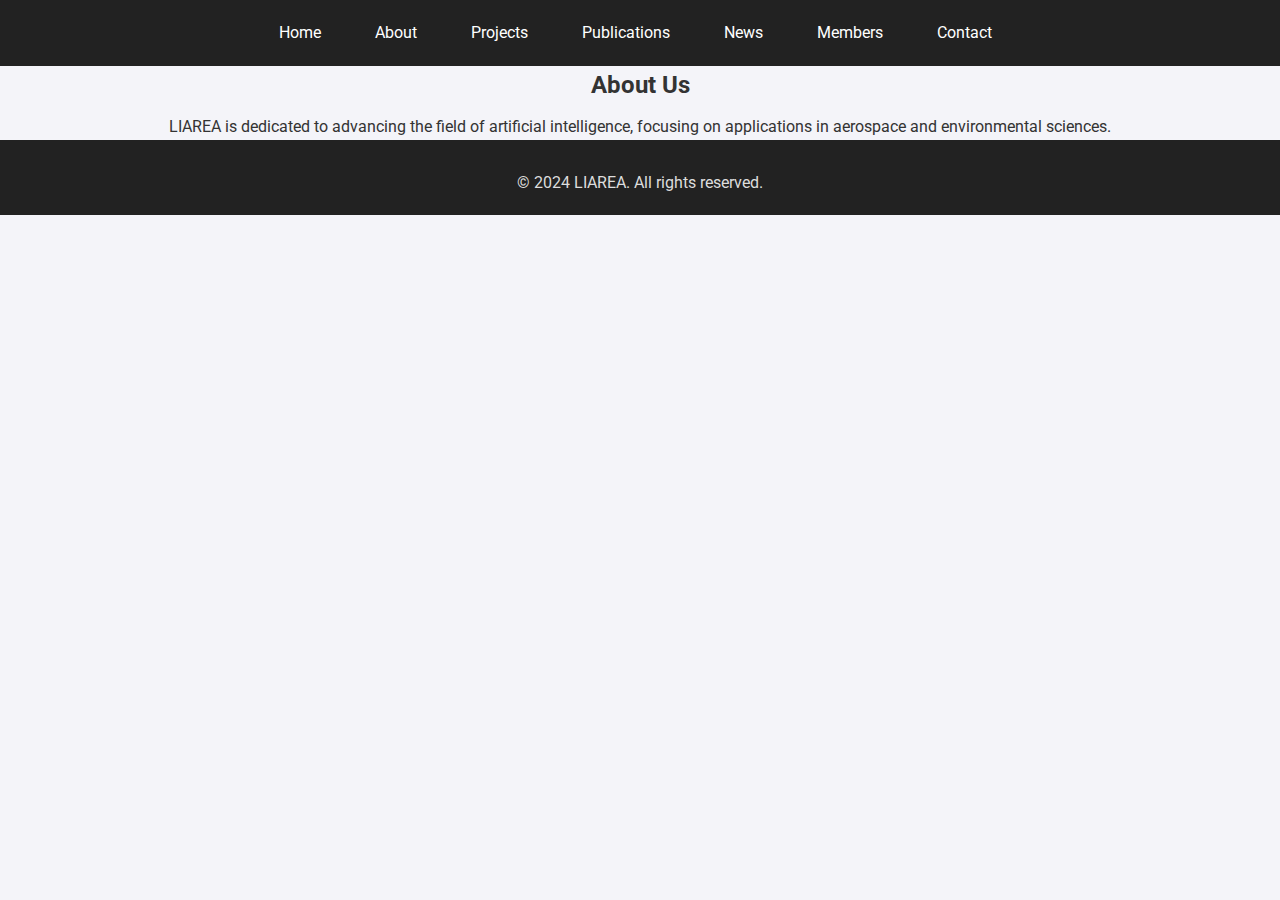
<file: about.html>
<!DOCTYPE html>
<html lang="en">
<head>
    <meta charset="UTF-8">
    <title>LIAREA - About</title>
    <link rel="stylesheet" href="styles.css">
</head>
<body>
    <nav>
        <ul>
            <li><a href="index.html">Home</a></li>
            <li><a href="about.html">About</a></li>
            <li><a href="projects.html">Projects</a></li>
            <li><a href="publications.html">Publications</a></li>
            <li><a href="news.html">News</a></li>
            <li><a href="members.html">Members</a></li>
            <li><a href="contact.html">Contact</a></li>
        </ul>
    </nav>
    <h2>About Us</h2><p>LIAREA is dedicated to advancing the field of artificial intelligence, focusing on applications in aerospace and environmental sciences.</p>
    <footer>
        <p>© 2024 LIAREA. All rights reserved.</p>
    </footer>
</body>
</html>
</file>
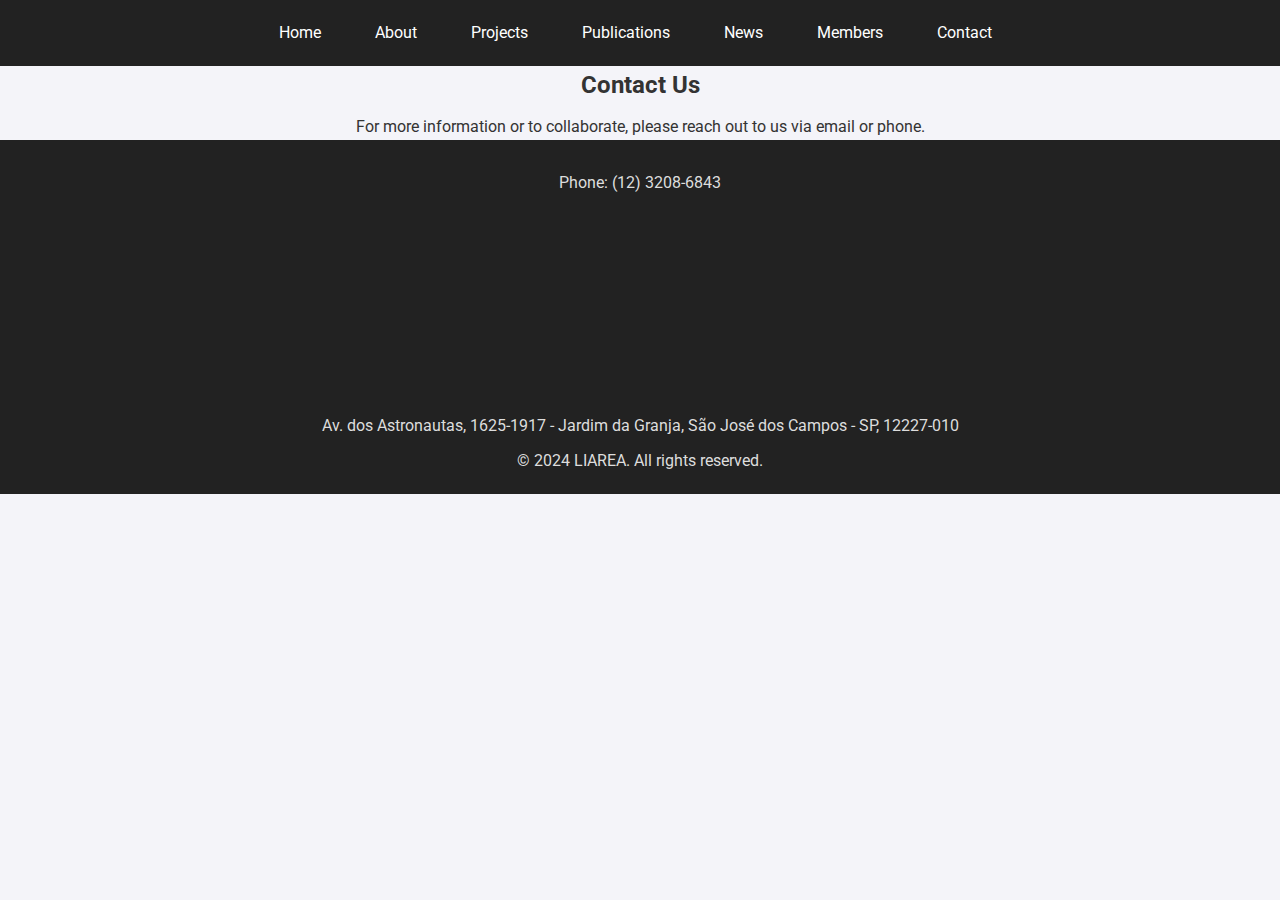
<file: contact.html>
<!DOCTYPE html>
<html lang="en">
<head>
    <meta charset="UTF-8">
    <title>LIAREA - Contact</title>
    <link rel="stylesheet" href="styles.css">
</head>
<body>
    <nav>
        <ul>
            <li><a href="index.html">Home</a></li>
            <li><a href="about.html">About</a></li>
            <li><a href="projects.html">Projects</a></li>
            <li><a href="publications.html">Publications</a></li>
            <li><a href="news.html">News</a></li>
            <li><a href="members.html">Members</a></li>
            <li><a href="contact.html">Contact</a></li>
        </ul>
    </nav>
    <h2>Contact Us</h2><p>For more information or to collaborate, please reach out to us via email or phone.</p>
    <footer>
        <p>Phone: (12) 3208-6843</p>
        <iframe src="https://www.google.com/maps/embed?pb=!1m18!1m12!1m3!1d3656.4481970587126!2d-46.65542328502199!3d-23.589363584667402!2m3!1f0!2f0!3f0!3m2!1i1024!2i768!4f13.1!3m3!1m2!1s0x94ce59acccee6e8b%3A0xa420465382774345!2sGoogle%20Brasil!5e0!3m2!1spt-BR!2sbr!4v1652888672644" width="300" height="200" style="border:0;" allowfullscreen="" loading="lazy" referrerpolicy="no-referrer-when-downgrade"></iframe>
 
        <p>Av. dos Astronautas, 1625-1917 - Jardim da Granja, São José dos Campos - SP, 12227-010</p>

        <p>© 2024 LIAREA. All rights reserved.</p>
    </footer>
</body>
</html>
</file>
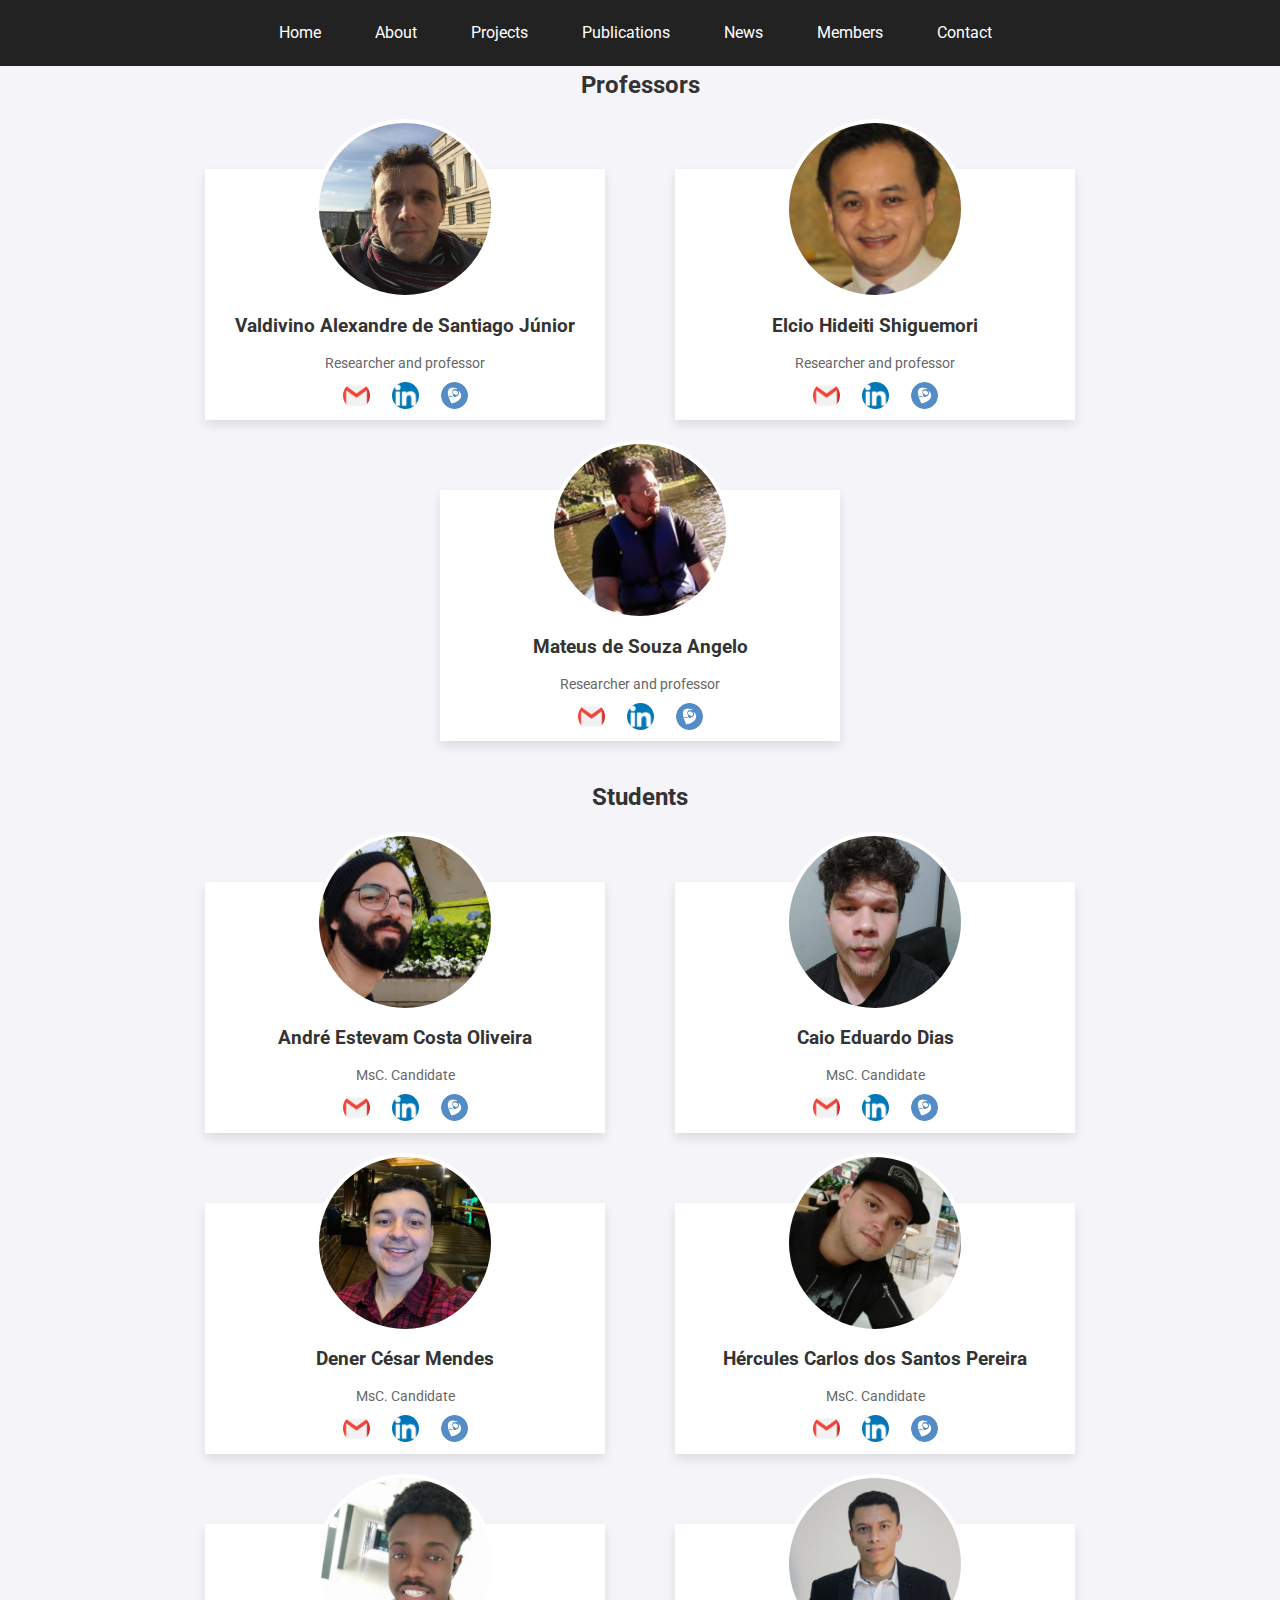
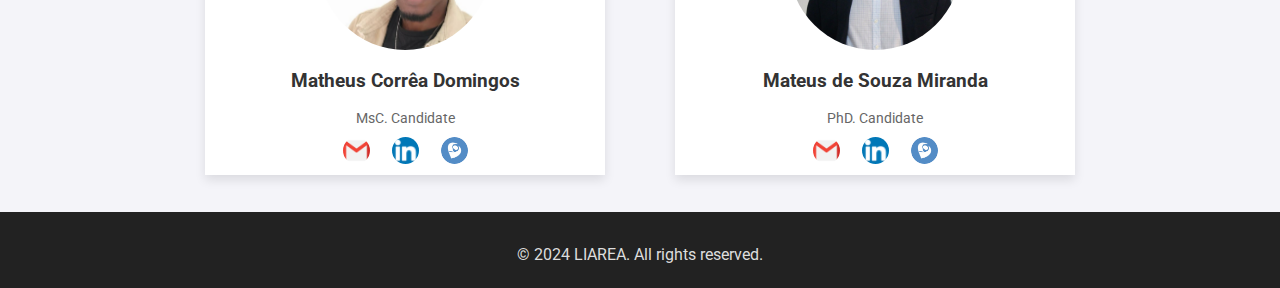
<file: members.html>
<!DOCTYPE html>
<html lang="en">
<head>
    <meta charset="UTF-8">
    <title>LIAREA - Members</title>
    <link rel="stylesheet" href="styles.css">
</head>
<body>
    <nav>
        <ul>
            <li><a href="index.html">Home</a></li>
            <li><a href="about.html">About</a></li>
            <li><a href="projects.html">Projects</a></li>
            <li><a href="publications.html">Publications</a></li>
            <li><a href="news.html">News</a></li>
            <li><a href="members.html">Members</a></li>
            <li><a href="contact.html">Contact</a></li>
        </ul>
    </nav>


    <div class="section-container">
        <h2 style="text-align: center;">Professors</h1>
        <div class="member-container">
            
            <div class="member">

                <img src="members/valdivino.jpg" alt="Valdivino Alexandre de Santiago Júnior">
                <h3>Valdivino Alexandre de Santiago Júnior</h3>
                <p>Researcher and professor</p>
                <div class="social-links">
                    <a href="mailto:valdivino.santiago@inpe.br"><img src="images/gmail.png" alt="Email"></a>
                    <a href="https://www.linkedin.com/in/valdivino-alexandre-de-santiago-j%C3%BAnior-103109206/"><img src="images/linkedin.png" alt="LinkedIn"></a>
                    <a href="http://lattes.cnpq.br/5039690360728170"><img src="images/lattes.png" alt="Curriculum Lattes"></a>
                </div>
            </div>

            <div class="member">

                <img src="members/elcio.jpeg" alt="Elcio Hideiti Shiguemori">
                <h3>Elcio Hideiti Shiguemori</h3>
                <p>Researcher and professor</p>
                <div class="social-links">
                    <a href="mailto:elciohs@gmail.com"><img src="images/gmail.png" alt="Email"></a>
                    <a href="https://www.linkedin.com/in/elcio-hideiti-shiguemori-276359127/"><img src="images/linkedin.png" alt="LinkedIn"></a>
                    <a href="http://lattes.cnpq.br/5039690360728170"><img src="images/lattes.png" alt="Curriculum Lattes"></a>
                </div>
            </div>

            <div class="member">

                <img src="members/mateus.png" alt="Mateus de Souza Angelo">
                <h3>Mateus de Souza Angelo</h3>
                <p>Researcher and professor</p>
                <div class="social-links">
                    <a href="mailto:mateusangelo@cefetmg.br"><img src="images/gmail.png" alt="Email"></a>
                    <a href="https://www.linkedin.com/in/mateus-angelo-b61307b8/"><img src="images/linkedin.png" alt="LinkedIn"></a>
                    <a href="http://lattes.cnpq.br/3760467350102703"><img src="images/lattes.png" alt="Curriculum Lattes"></a>
                </div>
            </div>

        </div>
    </div>

    <div class="section-container">
        <h2 style="text-align: center;">Students</h1>
        <div class="member-container">
            
            <div class="member">

                <img src="members/andre.png" alt="André Estevam Costa Oliveira">
                <h3>André Estevam Costa Oliveira</h3>
                <p>MsC. Candidate</p>
                <div class="social-links">
                    <a href="mailto:andre.estevam.unb@gmail.com "><img src="images/gmail.png" alt="Email"></a>
                    <a href="https://www.linkedin.com/in/andr%C3%A9-estevam-costa-oliveira/"><img src="images/linkedin.png" alt="LinkedIn"></a>
                    <a href=""><img src="images/lattes.png" alt="Curriculum Lattes"></a>
                </div>
            </div>

            <div class="member">

                <img src="members/caio.png" alt="Caio Eduardo Dias">
                <h3>Caio Eduardo Dias</h3>
                <p>MsC. Candidate</p>
                <div class="social-links">
                    <a href="mailto:caioeduardo9700@gmail.com"><img src="images/gmail.png" alt="Email"></a>
                    <a href=""><img src="images/linkedin.png" alt="LinkedIn"></a>
                    <a href="http://lattes.cnpq.br/0118361839591021"><img src="images/lattes.png" alt="Curriculum Lattes"></a>
                </div>
            </div>

            <div class="member">

                <img src="members/dener.png" alt="Dener César Mendes">
                <h3>Dener César Mendes</h3>
                <p>MsC. Candidate</p>
                <div class="social-links">
                    <a href="mailto:mendesdener2@gmail.com"><img src="images/gmail.png" alt="Email"></a>
                    <a href="https://www.linkedin.com/in/mendesdener2/"><img src="images/linkedin.png" alt="LinkedIn"></a>
                    <a href="http://lattes.cnpq.br/7737004124914003"><img src="images/lattes.png" alt="Curriculum Lattes"></a>
                </div>
            </div>

            <div class="member">

                <img src="members/hercules.png" alt="Hércules Carlos dos Santos Pereira">
                <h3>Hércules Carlos dos Santos Pereira</h3>
                <p>MsC. Candidate</p>
                <div class="social-links">
                    <a href="mailto:herculesc635@gmail.com"><img src="images/gmail.png" alt="Email"></a>
                    <a href="https://www.linkedin.com/in/h%C3%A9rcules-carlos-4130a295/"><img src="images/linkedin.png" alt="LinkedIn"></a>
                    <a href="http://lattes.cnpq.br/0820109440738651"><img src="images/lattes.png" alt="Curriculum Lattes"></a>
                </div>
            </div>

            <div class="member">

                <img src="members/matheus.png" alt="Matheus Corrêa Domingos">
                <h3>Matheus Corrêa Domingos</h3>
                <p>MsC. Candidate</p>
                <div class="social-links">
                    <a href="mailto:matheuscorreadomingos@gmail.com"><img src="images/gmail.png" alt="Email"></a>
                    <a href="https://www.linkedin.com/in/matheus-corr%C3%AAa-domingos-1080b6119/"><img src="images/linkedin.png" alt="LinkedIn"></a>
                    <a href="http://lattes.cnpq.br/7277732428942776"><img src="images/lattes.png" alt="Curriculum Lattes"></a>
                </div>
            </div>

            <div class="member">

                <img src="members/miranda.jpg" alt="Mateus de Souza Miranda">
                <h3>Mateus de Souza Miranda</h3>
                <p>PhD. Candidate</p>
                <div class="social-links">
                    <a href="mailto:mateusmirandaa2@hotmail.com"><img src="images/gmail.png" alt="Email"></a>
                    <a href="https://www.linkedin.com/in/mateus-de-souza-miranda-941b191b0/"><img src="images/linkedin.png" alt="LinkedIn"></a>
                    <a href="http://lattes.cnpq.br/2824146679184873"><img src="images/lattes.png" alt="Curriculum Lattes"></a>
                </div>
            </div>
            



            
            
        </div>
    </div>


        

    <footer>
        <p>© 2024 LIAREA. All rights reserved.</p>
    </footer>
</body>
</html>
</file>
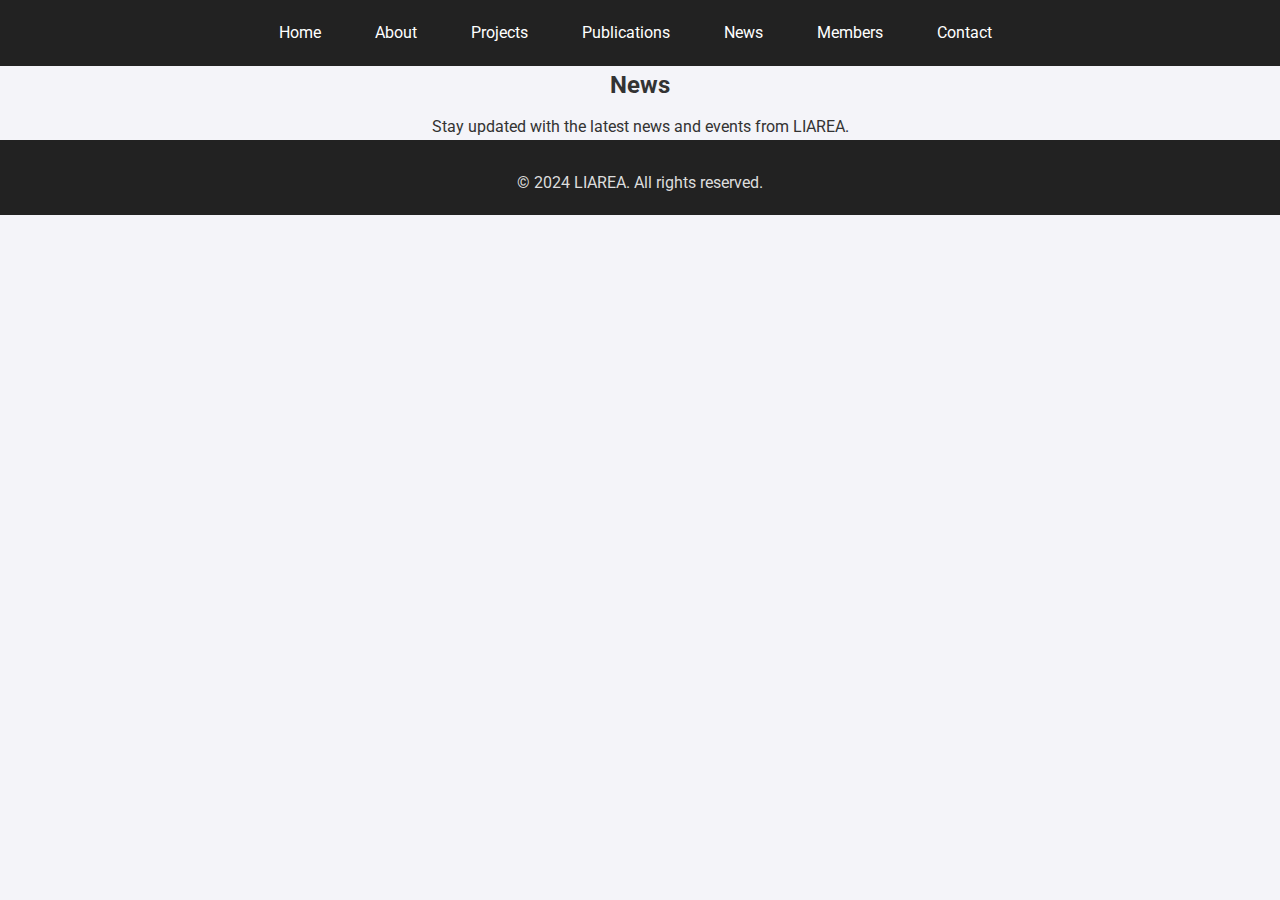
<file: news.html>
<!DOCTYPE html>
<html lang="en">
<head>
    <meta charset="UTF-8">
    <title>LIAREA - News</title>
    <link rel="stylesheet" href="styles.css">
</head>
<body>
    <nav>
        <ul>
            <li><a href="index.html">Home</a></li>
            <li><a href="about.html">About</a></li>
            <li><a href="projects.html">Projects</a></li>
            <li><a href="publications.html">Publications</a></li>
            <li><a href="news.html">News</a></li>
            <li><a href="members.html">Members</a></li>
            <li><a href="contact.html">Contact</a></li>
        </ul>
    </nav>
    <h2>News</h2><p>Stay updated with the latest news and events from LIAREA.</p>
    <footer>
        <p>© 2024 LIAREA. All rights reserved.</p>
    </footer>
</body>
</html>
</file>
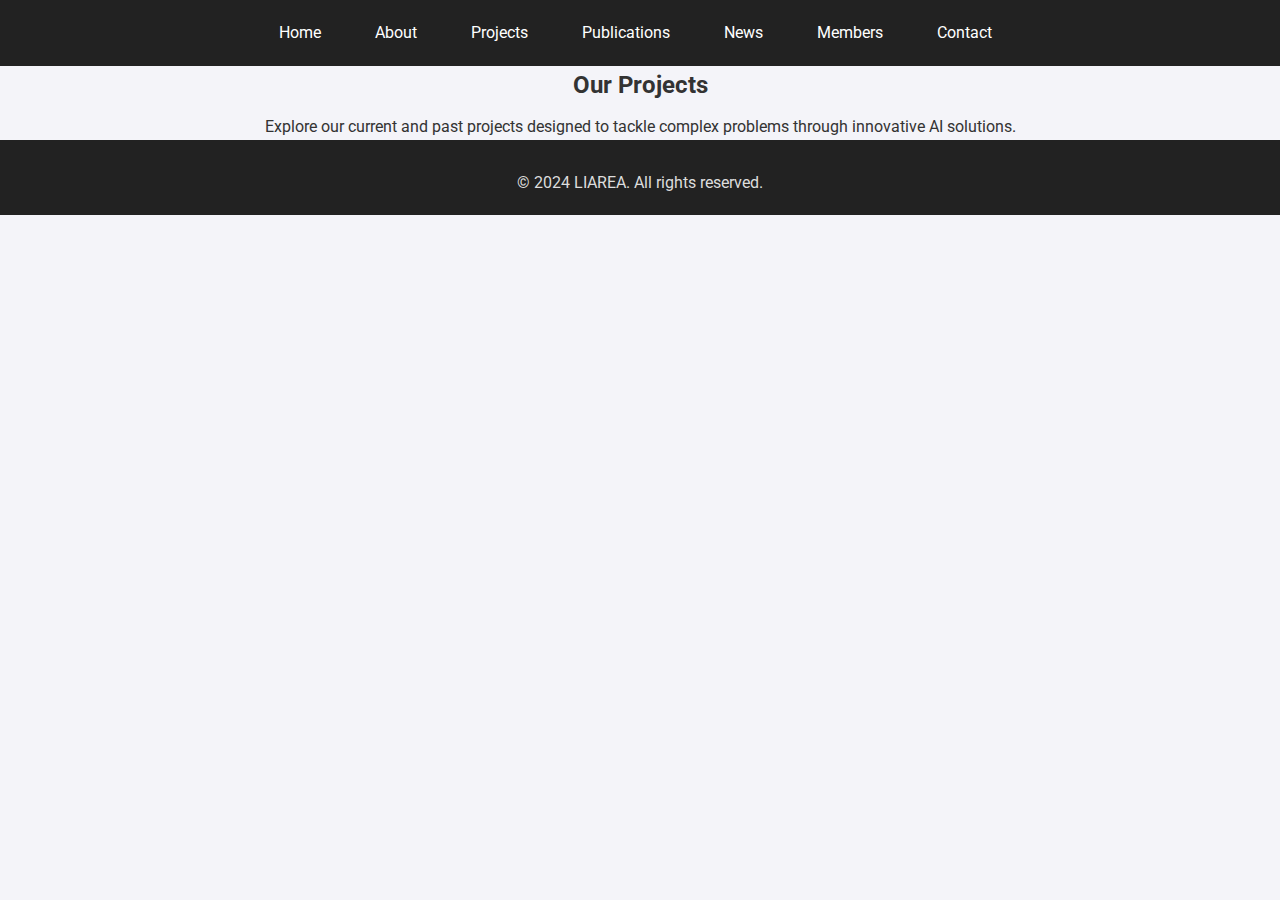
<file: projects.html>
<!DOCTYPE html>
<html lang="en">
<head>
    <meta charset="UTF-8">
    <title>LIAREA - Projects</title>
    <link rel="stylesheet" href="styles.css">
</head>
<body>
    <nav>
        <ul>
            <li><a href="index.html">Home</a></li>
            <li><a href="about.html">About</a></li>
            <li><a href="projects.html">Projects</a></li>
            <li><a href="publications.html">Publications</a></li>
            <li><a href="news.html">News</a></li>
            <li><a href="members.html">Members</a></li>
            <li><a href="contact.html">Contact</a></li>
        </ul>
    </nav>
    <h2>Our Projects</h2><p>Explore our current and past projects designed to tackle complex problems through innovative AI solutions.</p>
    <footer>
        <p>© 2024 LIAREA. All rights reserved.</p>
    </footer>
</body>
</html>
</file>
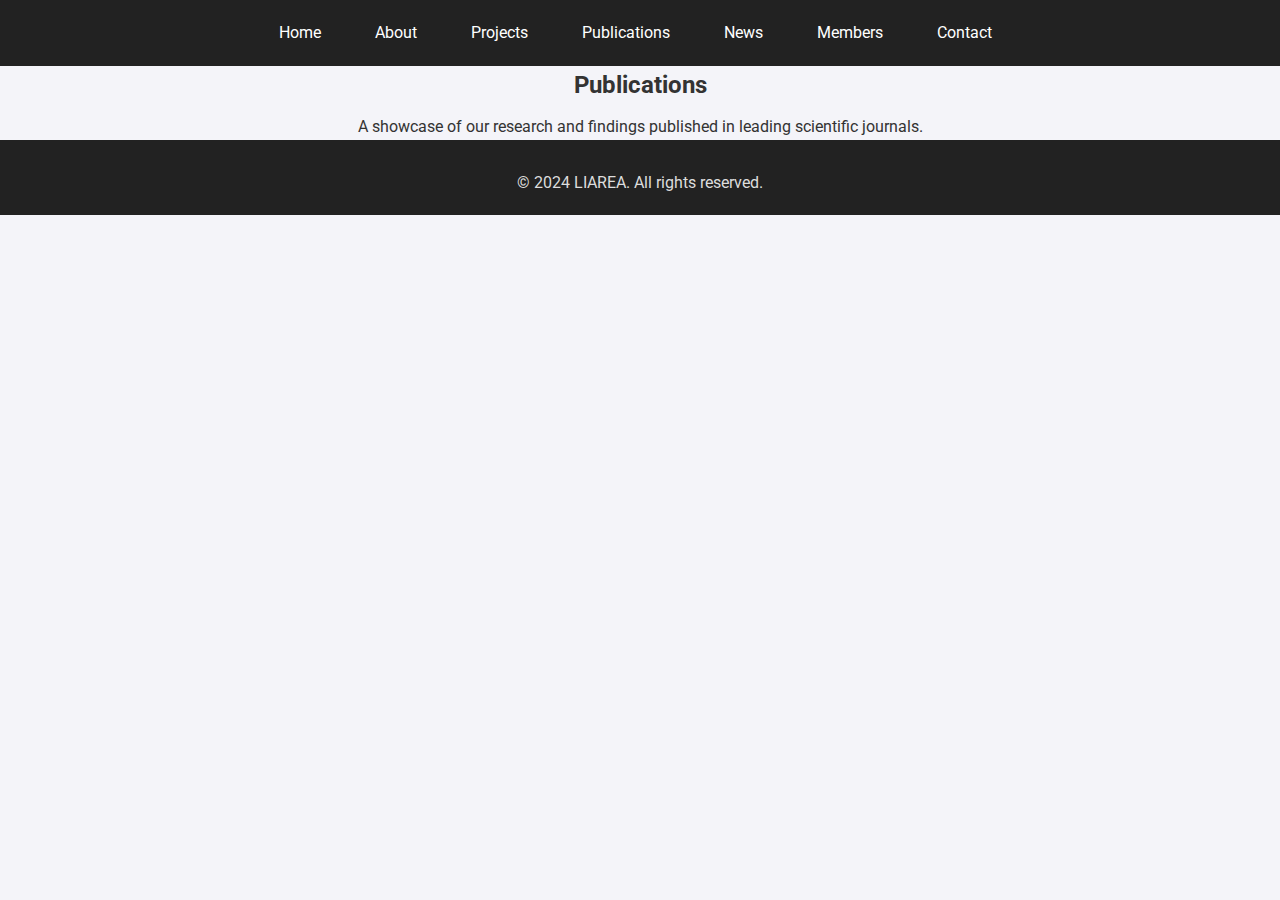
<file: publications.html>
<!DOCTYPE html>
<html lang="en">
<head>
    <meta charset="UTF-8">
    <title>LIAREA - Publications</title>
    <link rel="stylesheet" href="styles.css">
</head>
<body>
    <nav>
        <ul>
            <li><a href="index.html">Home</a></li>
            <li><a href="about.html">About</a></li>
            <li><a href="projects.html">Projects</a></li>
            <li><a href="publications.html">Publications</a></li>
            <li><a href="news.html">News</a></li>
            <li><a href="members.html">Members</a></li>
            <li><a href="contact.html">Contact</a></li>
        </ul>
    </nav>
    <h2>Publications</h2><p>A showcase of our research and findings published in leading scientific journals.</p>
    <footer>
        <p>© 2024 LIAREA. All rights reserved.</p>
    </footer>
</body>
</html>
</file>
<file: styles.css>
/* Importando a fonte Roboto do Google Fonts */
@import url('https://fonts.googleapis.com/css2?family=Roboto:wght@400;700&display=swap');

/* Estilo básico e moderno para o site LIAREA */

/* Reset básico para garantir consistência entre navegadores */
* {
    margin: 0; /* Remove margens padrão */
    padding: 0; /* Remove preenchimentos padrão */
    box-sizing: border-box; /* Faz com que padding e border não alterem as dimensões dos elementos */
}

body {
    font-family: 'Roboto', sans-serif; /* Define a fonte padrão para o corpo do documento */
    color: #333; /* Define a cor do texto padrão */
    background-color: #f4f4f9; /* Define a cor de fundo do corpo */
    line-height: 1.6; /* Define a altura da linha para o texto */
}

nav {
    background-color: #222; /* Define a cor de fundo da barra de navegação */
    color: #ffffff; /* Define a cor do texto na barra de navegação */
    text-align: center; /* Centraliza o texto dentro da barra de navegação */
    padding: 10px 0; /* Adiciona preenchimento vertical à barra de navegação */
}

nav ul {
    list-style-type: none; /* Remove marcadores de lista */
    padding: 0; /* Remove preenchimento padrão da lista */
}

nav ul li {
    display: inline; /* Exibe itens da lista em linha, não em bloco */
    margin-right: 10px; /* Adiciona margem à direita de cada item da lista */
}

nav ul li a {
    text-decoration: none; /* Remove sublinhados dos links */
    color: white; /* Define a cor do texto dos links */
    padding: 10px 20px; /* Adiciona preenchimento aos links para aumentar a área clicável */
    display: inline-block; /* Permite definir preenchimento e outros espaços */
    transition: background-color 0.3s; /* Suaviza a transição de cor de fundo ao passar o mouse */
}

nav ul li a:hover {
    background-color: #0077cc; /* Muda a cor de fundo do item quando o mouse está sobre ele */
}

h1 {
    font-size: 3.5em; /* Aumenta o tamanho da fonte do título */
    margin-top: 20px; /* Adiciona margem acima do título */
    margin-bottom: px; /* Adiciona margem abaixo do título */
    color: #0077cc; /* Define a cor do título */
}

p {
    margin-top: 10px; /* Adiciona margem acima do parágrafo para espaçamento */
}

footer {
    background-color: #222; /* Define a cor de fundo do rodapé */
    color: #ddd; /* Define a cor do texto do rodapé */
    text-align: center; /* Centraliza o texto do rodapé */
    padding: 20px 10px; /* Adiciona preenchimento ao rodapé */
}

footer a {
    color: #0af; /* Define a cor dos links no rodapé */
}

/* Responsividade */
@media (max-width: 768px) {
    nav ul {
        text-align: center; /* Centraliza a navegação em telas menores */
        padding: 0;
    }

    nav ul li {
        display: block; /* Exibe itens da lista em blocos em telas menores */
        margin-bottom: 5px; /* Adiciona margem abaixo de cada item em telas menores */
    }

    h1 {
        font-size: 1.5em; /* Ajusta o tamanho da fonte do título em telas menores */
    }
}

/* Importando a fonte Roboto do Google Fonts */
@import url('https://fonts.googleapis.com/css2?family=Roboto:wght@400;700&display=swap');

/* Estilo geral da página */
body, h2 {
    text-align: center;  /* Centraliza os títulos na página */
    font-family: 'Roboto', sans-serif; /* Aplica a fonte Roboto para uma aparência moderna e limpa */
}

/* Importando a fonte Roboto do Google Fonts */
@import url('https://fonts.googleapis.com/css2?family=Roboto:wght@400;700&display=swap');

/* Estilo geral da página */
body, h2 {
    text-align: center;  /* Centraliza os títulos na página */
    font-family: 'Roboto', sans-serif; /* Aplica a fonte Roboto para uma aparência moderna e limpa */
}

#members {
    text-align: center;
    padding: 60px;
    background-color: #fefeff; /* Cor de fundo leve para o container de membros */
}

.section-container {
    margin-bottom: -28px; /* Adiciona espaço entre as seções de professores e estudantes */
}

.member-container {
    display: flex;
    justify-content: center;
    flex-wrap: wrap;  /* Permite que os membros se ajustem em várias linhas se necessário */
    padding: 30px;    /* Espaço generoso ao redor do conteúdo dentro do container para separação visual */
}

.member {
    width: 400px;    /* Largura fixa para cada membro */
    margin: 35px;    /* Espaço entre os membros para evitar sobreposição */
    padding: 0px;
    background-color: #fff; /* Fundo branco para cada membro, destacando individualmente */
    box-shadow: 0 5px 10px rgba(0,0,0,0.1); /* Sombra sutil para um efeito 3D leve */
    text-align: center; /* Centraliza o texto dentro de cada 'member' */
}

.member img {
    width: 180px;
    height: 180px;
    border-radius: 50%; /* Imagens redondas para um visual moderno */
    margin-top: -50px; /* Ajusta a imagem para sobrepor a borda superior do cartão do membro */
    border: 4px solid #fff; /* Borda branca ao redor da imagem para separação visual do fundo */
}

.member h3 {
    margin-top: 5px; /* Espaço após a imagem para o nome */
}

.member p {
    color: #666; /* Cor cinza para o texto descrevendo o papel do membro */
    font-size: 0.9em; /* Tamanho de fonte menor para texto descritivo */
}

.social-links {
    margin-top: 20px; /* Espaço antes dos ícones sociais para clareza visual */
}

.social-links a {
    margin: 0 5px; /* Espaçamento entre ícones sociais */
    display: inline-block; /* Permite melhor controle do layout dos ícones */
}

.social-links img {
    width: 35px; /* Tamanho consistente para ícones sociais */
    height: 35px;
    object-fit: contain; /* Evita distorção dos ícones */
}
</file>
